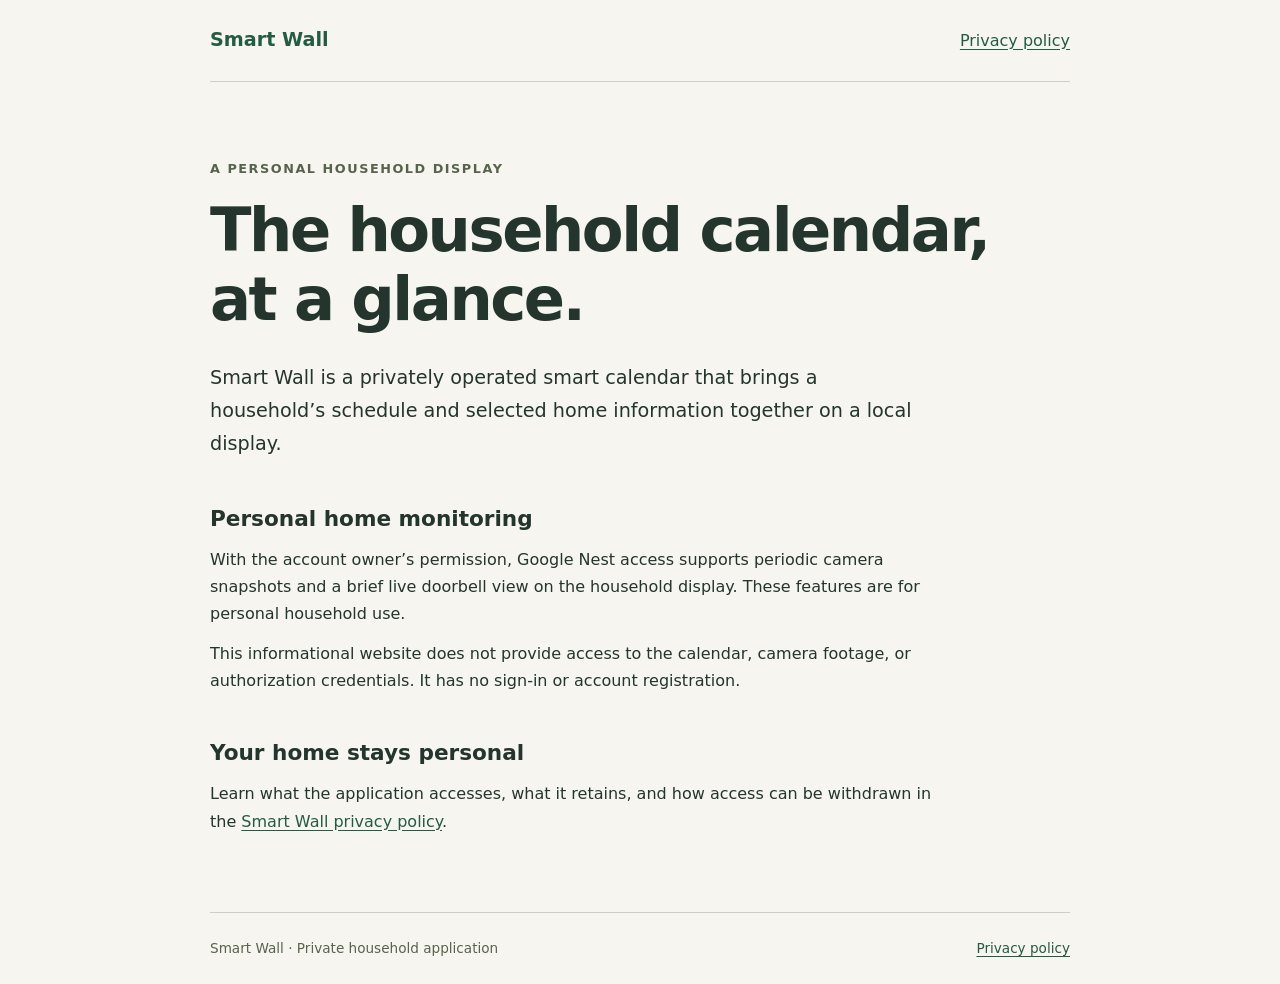
<file: index.html>
<!doctype html>
<html lang="en">
<head>
  <meta charset="utf-8">
  <meta name="viewport" content="width=device-width, initial-scale=1">
  <meta name="description" content="Smart Wall is a privately operated household calendar with personal Nest camera features.">
  <meta name="referrer" content="no-referrer">
  <title>Smart Wall — Household calendar</title>
  <link rel="stylesheet" href="styles.css">
</head>
<body>
  <header><a class="brand" href="index.html">Smart Wall</a><nav aria-label="Main"><a href="privacy.html">Privacy policy</a></nav></header>
  <main>
    <p class="eyebrow">A personal household display</p>
    <h1>The household calendar,<br>at a glance.</h1>
    <p class="intro">Smart Wall is a privately operated smart calendar that brings a household’s schedule and selected home information together on a local display.</p>
    <section aria-labelledby="nest"><h2 id="nest">Personal home monitoring</h2>
      <p>With the account owner’s permission, Google Nest access supports periodic camera snapshots and a brief live doorbell view on the household display. These features are for personal household use.</p>
      <p>This informational website does not provide access to the calendar, camera footage, or authorization credentials. It has no sign-in or account registration.</p>
    </section>
    <section aria-labelledby="privacy"><h2 id="privacy">Your home stays personal</h2>
      <p>Learn what the application accesses, what it retains, and how access can be withdrawn in the <a href="privacy.html">Smart Wall privacy policy</a>.</p>
    </section>
  </main>
  <footer><span>Smart Wall · Private household application</span><a href="privacy.html">Privacy policy</a></footer>
</body>
</html>
</file>
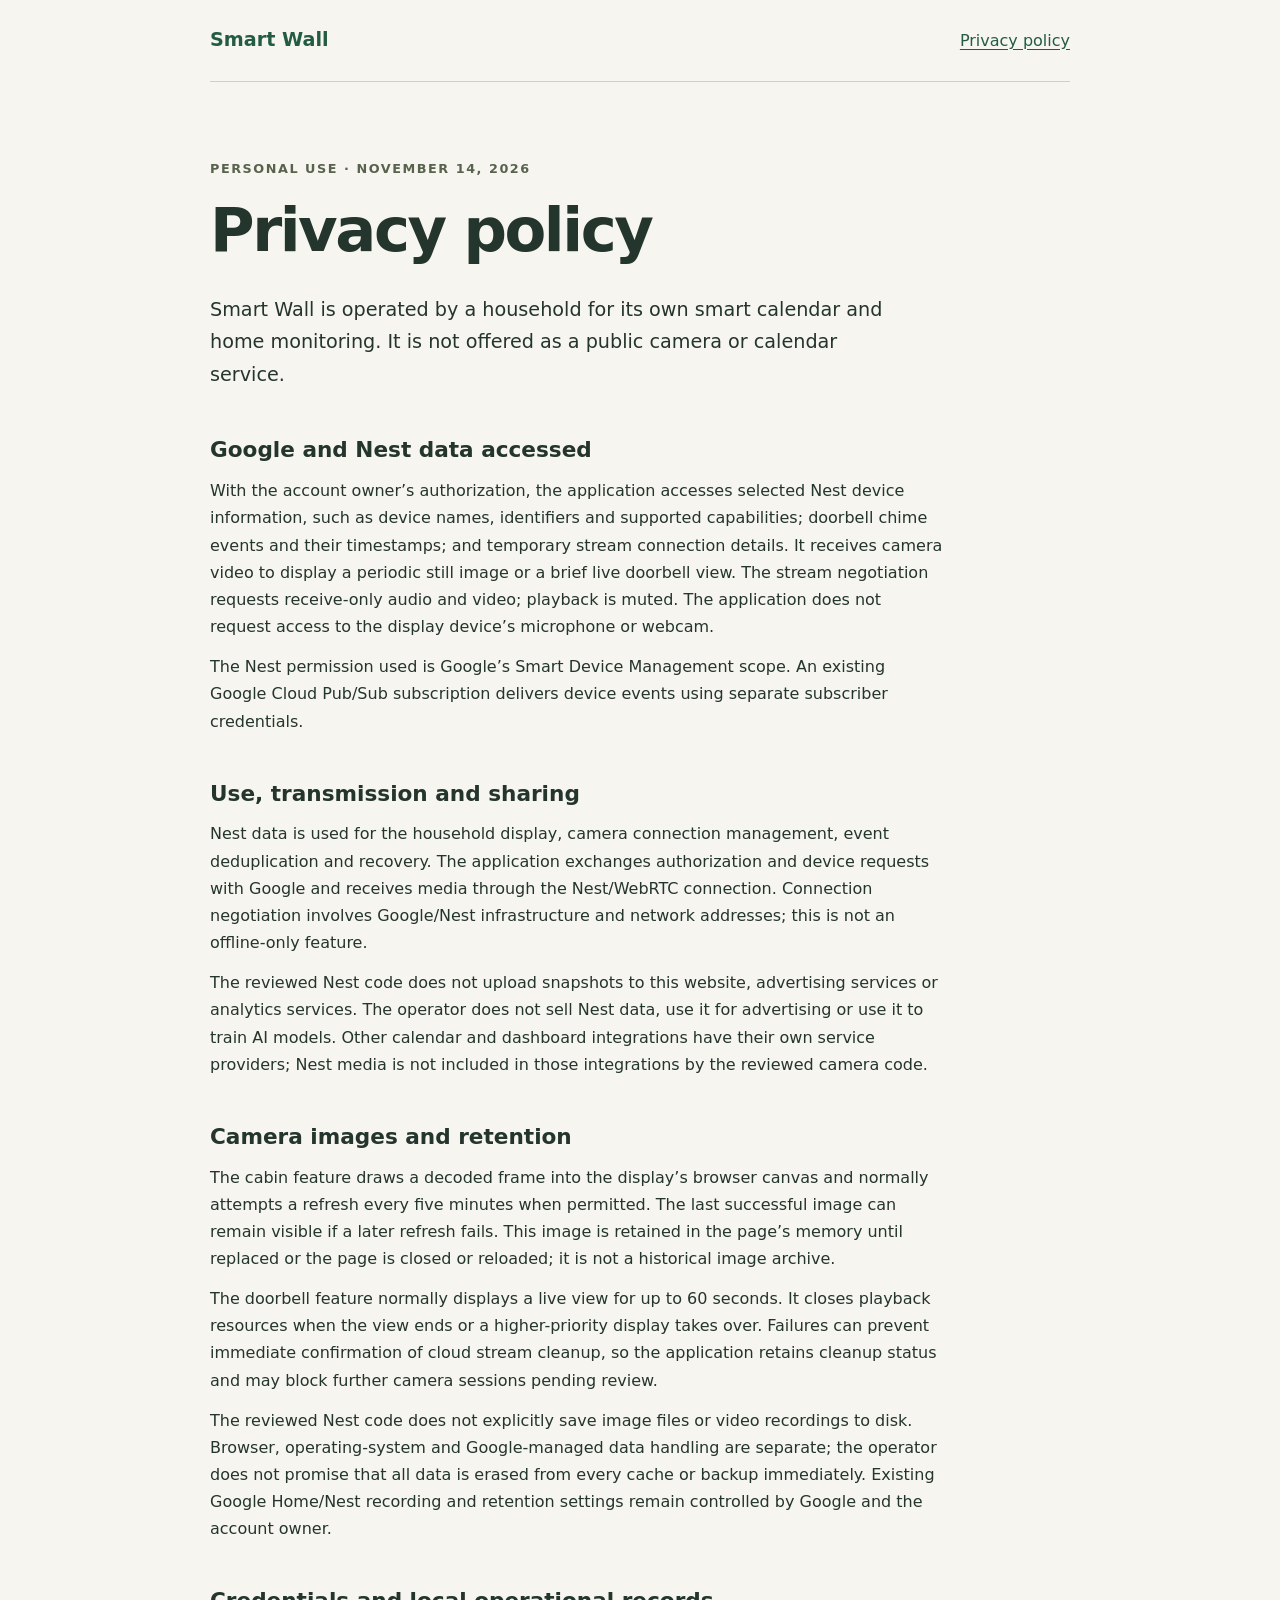
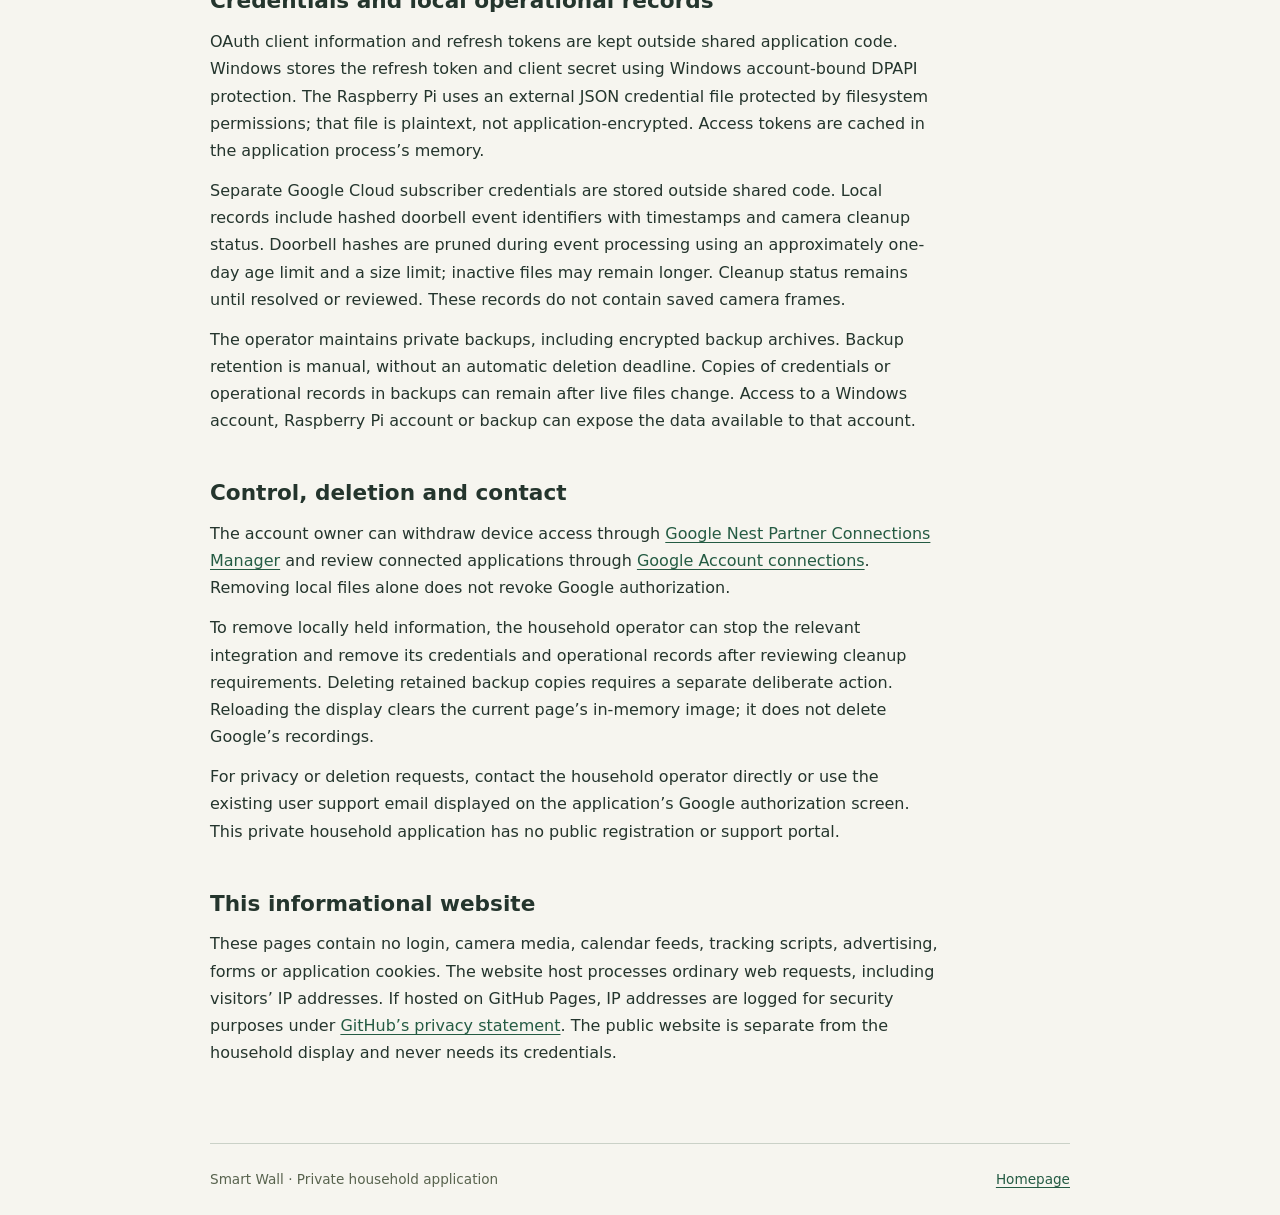
<file: privacy.html>
<!doctype html>
<html lang="en">
<head>
  <meta charset="utf-8">
  <meta name="viewport" content="width=device-width, initial-scale=1">
  <meta name="description" content="How the personal Smart Wall household application handles Nest data and credentials.">
  <meta name="referrer" content="no-referrer">
  <title>Privacy policy — Smart Wall</title>
  <link rel="stylesheet" href="styles.css">
</head>
<body>
  <header><a class="brand" href="index.html">Smart Wall</a><nav aria-label="Main"><a href="privacy.html" aria-current="page">Privacy policy</a></nav></header>
  <main>
    <p class="eyebrow">Personal use · November 14, 2026</p>
    <h1>Privacy policy</h1>
    <p class="intro">Smart Wall is operated by a household for its own smart calendar and home monitoring. It is not offered as a public camera or calendar service.</p>
    <section><h2>Google and Nest data accessed</h2>
      <p>With the account owner’s authorization, the application accesses selected Nest device information, such as device names, identifiers and supported capabilities; doorbell chime events and their timestamps; and temporary stream connection details. It receives camera video to display a periodic still image or a brief live doorbell view. The stream negotiation requests receive-only audio and video; playback is muted. The application does not request access to the display device’s microphone or webcam.</p>
      <p>The Nest permission used is Google’s Smart Device Management scope. An existing Google Cloud Pub/Sub subscription delivers device events using separate subscriber credentials.</p>
    </section>
    <section><h2>Use, transmission and sharing</h2>
      <p>Nest data is used for the household display, camera connection management, event deduplication and recovery. The application exchanges authorization and device requests with Google and receives media through the Nest/WebRTC connection. Connection negotiation involves Google/Nest infrastructure and network addresses; this is not an offline-only feature.</p>
      <p>The reviewed Nest code does not upload snapshots to this website, advertising services or analytics services. The operator does not sell Nest data, use it for advertising or use it to train AI models. Other calendar and dashboard integrations have their own service providers; Nest media is not included in those integrations by the reviewed camera code.</p>
    </section>
    <section><h2>Camera images and retention</h2>
      <p>The cabin feature draws a decoded frame into the display’s browser canvas and normally attempts a refresh every five minutes when permitted. The last successful image can remain visible if a later refresh fails. This image is retained in the page’s memory until replaced or the page is closed or reloaded; it is not a historical image archive.</p>
      <p>The doorbell feature normally displays a live view for up to 60 seconds. It closes playback resources when the view ends or a higher-priority display takes over. Failures can prevent immediate confirmation of cloud stream cleanup, so the application retains cleanup status and may block further camera sessions pending review.</p>
      <p>The reviewed Nest code does not explicitly save image files or video recordings to disk. Browser, operating-system and Google-managed data handling are separate; the operator does not promise that all data is erased from every cache or backup immediately. Existing Google Home/Nest recording and retention settings remain controlled by Google and the account owner.</p>
    </section>
    <section><h2>Credentials and local operational records</h2>
      <p>OAuth client information and refresh tokens are kept outside shared application code. Windows stores the refresh token and client secret using Windows account-bound DPAPI protection. The Raspberry Pi uses an external JSON credential file protected by filesystem permissions; that file is plaintext, not application-encrypted. Access tokens are cached in the application process’s memory.</p>
      <p>Separate Google Cloud subscriber credentials are stored outside shared code. Local records include hashed doorbell event identifiers with timestamps and camera cleanup status. Doorbell hashes are pruned during event processing using an approximately one-day age limit and a size limit; inactive files may remain longer. Cleanup status remains until resolved or reviewed. These records do not contain saved camera frames.</p>
      <p>The operator maintains private backups, including encrypted backup archives. Backup retention is manual, without an automatic deletion deadline. Copies of credentials or operational records in backups can remain after live files change. Access to a Windows account, Raspberry Pi account or backup can expose the data available to that account.</p>
    </section>
    <section><h2>Control, deletion and contact</h2>
      <p>The account owner can withdraw device access through <a href="https://nestservices.google.com/partnerconnections">Google Nest Partner Connections Manager</a> and review connected applications through <a href="https://myaccount.google.com/connections">Google Account connections</a>. Removing local files alone does not revoke Google authorization.</p>
      <p>To remove locally held information, the household operator can stop the relevant integration and remove its credentials and operational records after reviewing cleanup requirements. Deleting retained backup copies requires a separate deliberate action. Reloading the display clears the current page’s in-memory image; it does not delete Google’s recordings.</p>
      <p>For privacy or deletion requests, contact the household operator directly or use the existing user support email displayed on the application’s Google authorization screen. This private household application has no public registration or support portal.</p>
    </section>
    <section><h2>This informational website</h2>
      <p>These pages contain no login, camera media, calendar feeds, tracking scripts, advertising, forms or application cookies. The website host processes ordinary web requests, including visitors’ IP addresses. If hosted on GitHub Pages, IP addresses are logged for security purposes under <a href="https://docs.github.com/en/site-policy/privacy-policies/github-general-privacy-statement">GitHub’s privacy statement</a>. The public website is separate from the household display and never needs its credentials.</p>
    </section>
  </main>
  <footer><span>Smart Wall · Private household application</span><a href="index.html">Homepage</a></footer>
</body>
</html>
</file>
<file: styles.css>
:root { color-scheme: light; font-family: system-ui, -apple-system, "Segoe UI", sans-serif; color: #24352d; background: #f6f5ef; }
* { box-sizing: border-box; }
body { margin: 0; line-height: 1.7; }
header, main, footer { width: min(100% - 3rem, 860px); margin-inline: auto; }
header { display: flex; justify-content: space-between; align-items: center; gap: 1rem; padding-block: 1.5rem; border-bottom: 1px solid #cad1c7; }
a { color: #245b43; text-underline-offset: .2em; }
a:hover { color: #153b2a; }
a:focus-visible { outline: 3px solid #a2591d; outline-offset: 5px; }
.brand { font-weight: 750; text-decoration: none; font-size: 1.2rem; }
main { padding-block: 4rem; }
.eyebrow { color: #58634e; text-transform: uppercase; letter-spacing: .12em; font-size: .8rem; font-weight: 650; }
h1 { font-size: clamp(2.2rem, 6vw, 3.8rem); line-height: 1.13; letter-spacing: -.04em; margin-block: 1rem 1.8rem; font-weight: 700; }
.intro { font-size: 1.2rem; max-width: 44rem; }
section { margin-top: 2.8rem; max-width: 46rem; }
h2 { font-size: 1.35rem; line-height: 1.3; margin-bottom: .8rem; }
p { margin-block: .8rem; }
li { margin-block: .45rem; }
footer { display: flex; justify-content: space-between; flex-wrap: wrap; gap: .8rem; border-top: 1px solid #cad1c7; padding-block: 1.5rem; font-size: .85rem; color: #58634e; }
@media (max-width: 480px) { header, main, footer { width: calc(100% - 2rem); } main { padding-block: 2.5rem; } }
</file>
